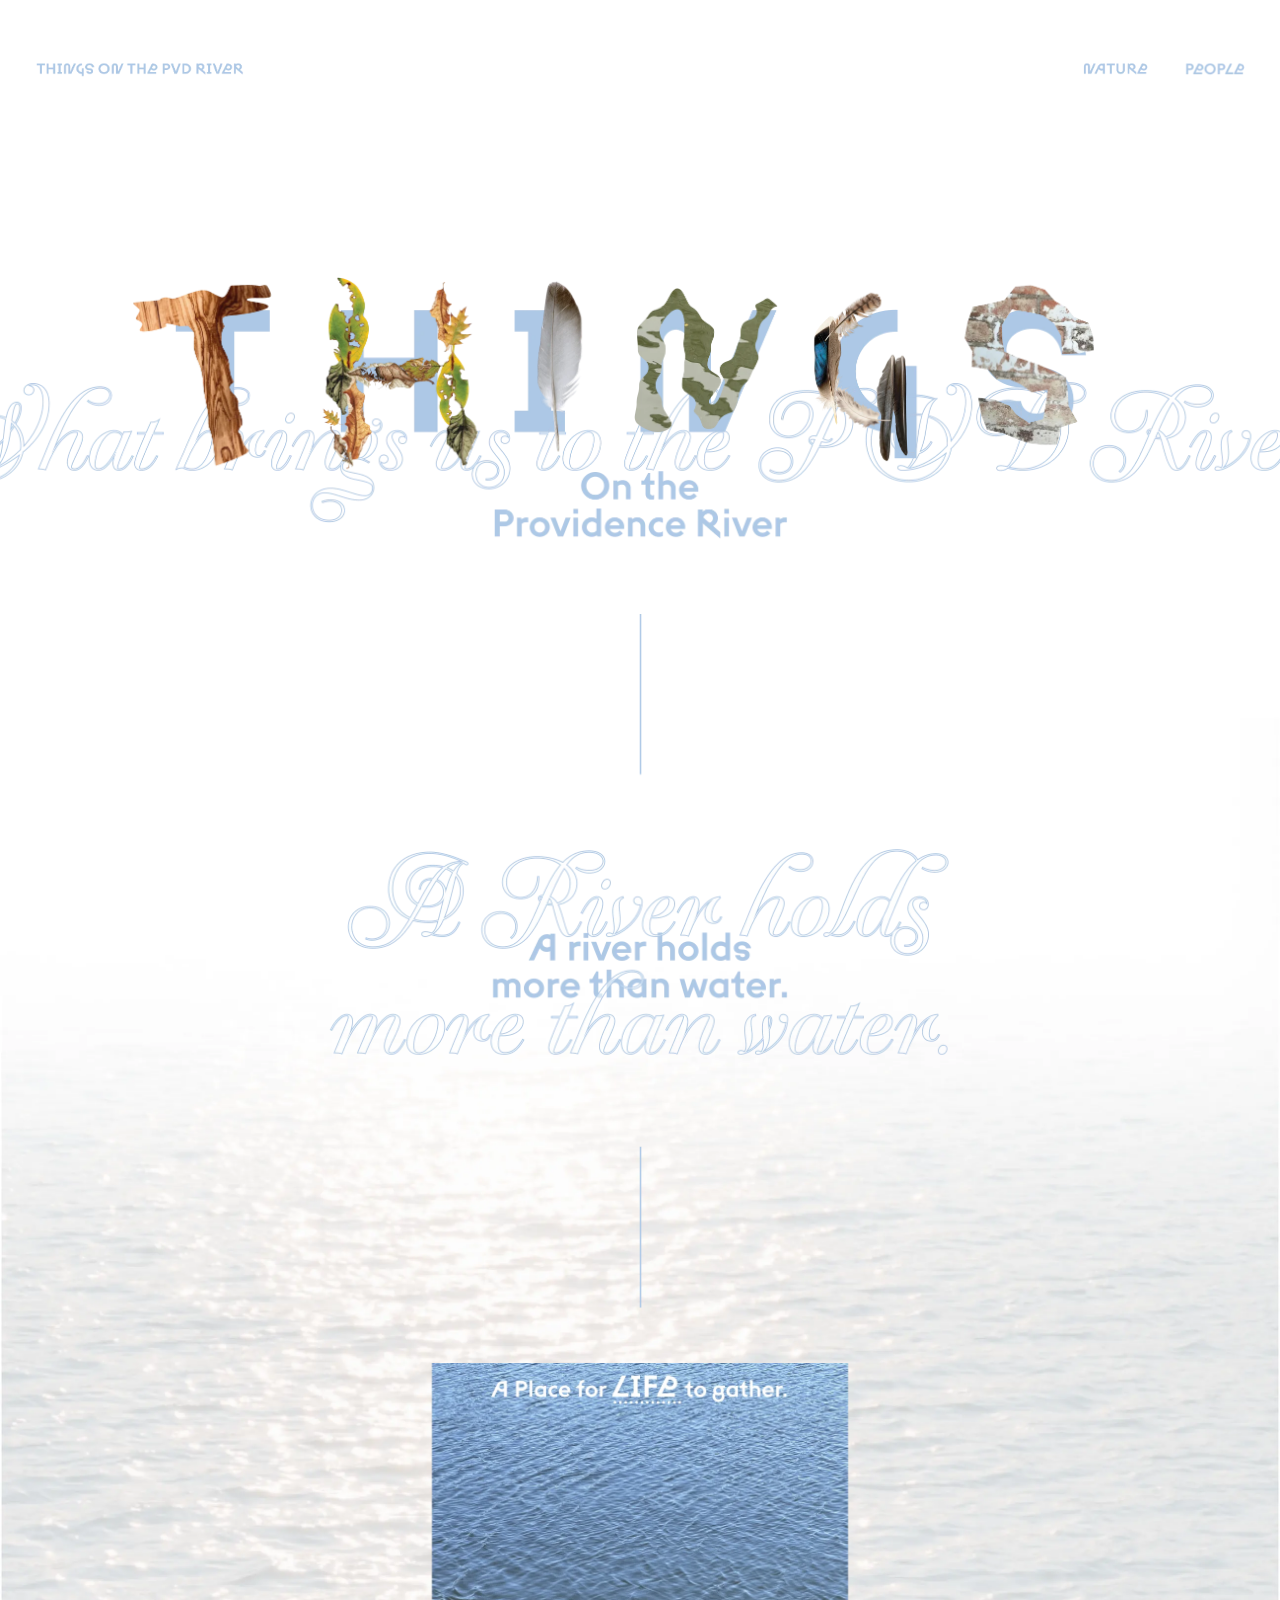
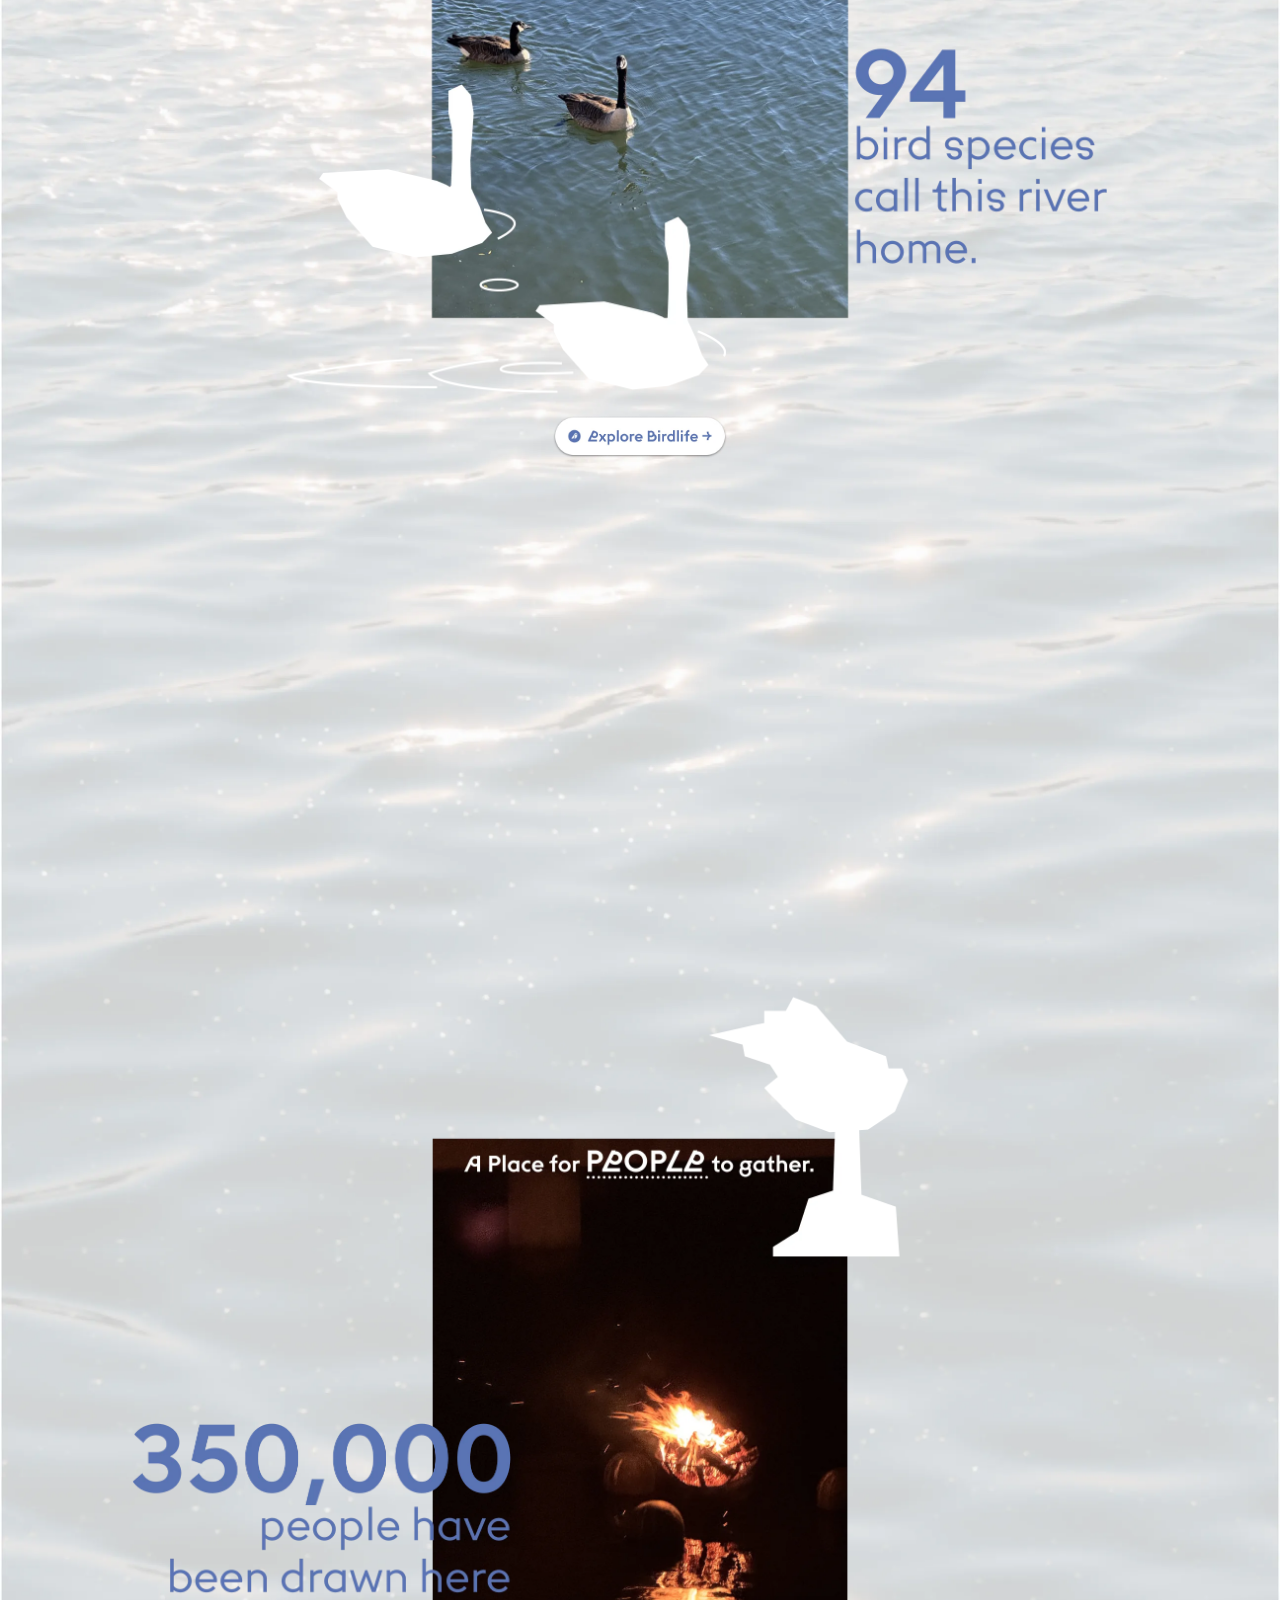
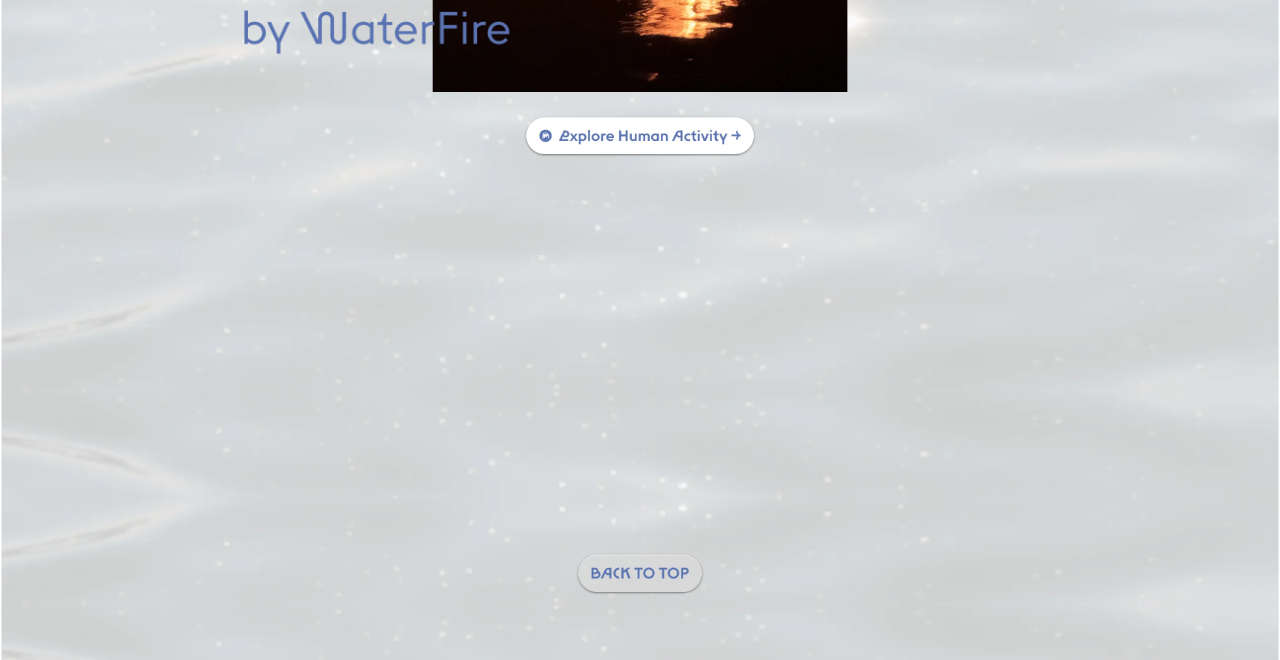
<file: index.html>
<!DOCTYPE html>
<html lang="en">
<head>
<meta charset="utf-8">
<meta name="viewport" content="width=device-width, initial-scale=1, minimum-scale=1">
<title>Things on the PVD River</title>
<meta name="description" content="Things on the PVD River — birds, people and the Providence River.">
<script>try{if(sessionStorage.getItem('pvd-tr')){sessionStorage.removeItem('pvd-tr');document.documentElement.classList.add('tr-pending');}}catch(e){}</script>
<link rel="stylesheet" href="assets/site.css">
</head>
<body>
<main class="stage landing" style="height:5211px">
<img class="base" src="assets/landing/bg-a.webp" width="1728" height="5211" alt="Things on the Providence River">
<img class="base only-b" src="assets/landing/bg-b.webp" width="1728" height="5211" alt="">
<div class="sm" style="left:236.8px;top:415.2px;width:1231px;height:205px;--tb:translate(0px,0px) scale(1.00000,1.00000)"><img class="sa" src="assets/landing/a-143_1299.webp" alt=""><img class="sb" src="assets/landing/b-197_77.webp" alt=""></div>
<div class="sm" style="left:-1px;top:514.8px;width:1730px;height:192px;--tb:translate(0px,0px) scale(1.00000,1.00000)"><img class="sa" src="assets/landing/a-143_1300.webp" alt=""><img class="sb" src="assets/landing/b-197_78.webp" alt=""></div>
<div class="sm" style="left:667.1px;top:636.1px;width:397px;height:93px;--tb:translate(0px,0px) scale(1.00000,1.00000)"><img class="sa" src="assets/landing/a-143_1301.webp" alt=""><img class="sb" src="assets/landing/b-197_79.webp" alt=""></div>
<img class="abs only-b" src="assets/landing/b-197_80.webp" alt="" style="left:664.1px;top:1258.5px;width:399px;height:90px">
<div class="sm" style="left:405px;top:372px;width:250px;height:276px;--tb:translate(-33px,13px) scale(1.17200,0.99638)"><img class="sa" src="assets/landing/a-143_1308.webp" alt=""><img class="sb" src="assets/landing/b-197_81.webp" alt=""></div>
<div class="sm" style="left:653px;top:372px;width:217px;height:258px;--tb:translate(-32.9px,-25.9px) scale(1.30415,1.20155)"><img class="sa" src="assets/landing/a-143_1331.webp" alt=""><img class="sb" src="assets/landing/b-197_104.webp" alt=""></div>
<div class="sm" style="left:178px;top:372px;width:230px;height:271px;--tb:translate(-36px,26px) scale(1.22609,1.02583)"><img class="sa" src="assets/landing/a-166_76.webp" alt=""><img class="sb" src="assets/landing/b-197_107.webp" alt=""></div>
<div class="sm" style="left:1042px;top:369.7px;width:232px;height:257px;--tb:translate(-36.1px,-31.1px) scale(1.31034,1.24125)"><img class="sa" src="assets/landing/a-143_1334.webp" alt=""><img class="sb" src="assets/landing/b-197_112.webp" alt=""></div>
<div class="sm" style="left:1243.1px;top:407.1px;width:229px;height:213px;--tb:translate(0px,0px) scale(1.00000,1.00000)"><img class="sa" src="assets/landing/a-143_1349.webp" alt=""><img class="sb" src="assets/landing/b-197_121.webp" alt=""></div>
<img class="abs only-a" src="assets/landing/a-239_5103.webp" alt="" style="left:40px;top:1146.2px;width:1647px;height:368px">
<img class="abs only-b" src="assets/landing/b-197_122.webp" alt="" style="left:443.9px;top:1145.2px;width:837px;height:280px">
<div class="sm" style="left:862px;top:828px;width:4px;height:219px;--tb:translate(0px,0px) scale(1.00000,1.00000)"><img class="sa" src="assets/landing/a-239_5104.webp" alt=""><img class="sb" src="assets/landing/b-239_5145.webp" alt=""></div>
<div class="sm" style="left:862px;top:1547px;width:4px;height:219px;--tb:translate(0px,0px) scale(1.00000,1.00000)"><img class="sa" src="assets/landing/a-239_5136.webp" alt=""><img class="sb" src="assets/landing/b-239_5144.webp" alt=""></div>
<div class="sm" style="left:1257.3px;top:354.4px;width:296px;height:298px;--tb:translate(-43.8px,-43.1px) scale(1.29392,1.28859)"><img class="sa" src="assets/landing/a-166_70.webp" alt=""><img class="sb" src="assets/landing/b-197_171.webp" alt=""></div>
<div class="sm" style="left:856px;top:389px;width:194px;height:196px;--tb:translate(-14.5px,-19.3px) scale(1.20103,1.19898)"><img class="sa" src="assets/landing/a-342_23781.webp" alt=""><img class="sb" src="assets/landing/b-342_23787.webp" alt=""></div>
<img class="abs only-a" src="assets/landing/static-a.webp" alt="" style="left:229.3px;top:1840px;width:1265.3px;height:2604px">
<img class="abs only-b" src="assets/landing/static-b.webp" alt="" style="left:229.3px;top:1840px;width:1265.3px;height:2604px">
<div class="sm" style="left:177.9px;top:4080.6px;width:513px;height:114px;--tb:translate(12px,2px) scale(1.00000,1.00000)"><img class="sa" src="assets/landing/a-143_1364.webp" alt=""><img class="sb" src="assets/landing/b-197_136.webp" alt=""></div>
<div class="hot" data-swap data-ease="bouncy" data-dur="958" style="left:115px;top:366px;width:1471px;height:278px"></div>
<div class="hot" data-swap data-ease="out" data-dur="300" style="left:583px;top:1840px;width:562px;height:749px"></div>
<div class="hot" data-swap data-ease="out" data-dur="300" style="left:584px;top:3697px;width:560px;height:747px"></div>
<a class="hot only-a-hit" href="#" data-scroll="408" aria-label="A river holds more than water" style="left:358px;top:1148px;width:1012px;height:365px"></a>
<a class="hov nav-fixed" style="left:46px;top:78px;width:303px;height:32px" aria-label="Things on the PVD River — home" href="index.html"><img class="a" src="assets/ui/things-a.webp" alt=""><img class="b" src="assets/ui/things-b.webp" alt=""></a>
<a class="hov nav-fixed" style="left:1250px;top:78px;width:303px;height:32px" aria-label="Nature — birdlife" href="birds.html"><img class="a" src="assets/ui/nature-a.webp" alt=""><img class="b" src="assets/ui/nature-b.webp" alt=""></a>
<a class="hov nav-fixed" style="left:1583px;top:78px;width:103px;height:49px" aria-label="People — human activity" href="people.html"><img class="a" src="assets/ui/people-a.webp" alt=""><img class="b" src="assets/ui/people-b.webp" alt=""></a>
<a class="hov btn" style="left:742px;top:2718px;width:243px;height:64px" aria-label="Explore Birdlife" href="birds.html"><img class="a" src="assets/ui/btn-birdlife-a.webp" alt=""><img class="b" src="assets/ui/btn-birdlife-b.webp" alt=""></a>
<a class="hov btn" style="left:704px;top:4472px;width:320px;height:64px" aria-label="Explore Human Activity" href="people.html"><img class="a" src="assets/ui/btn-human-a.webp" alt=""><img class="b" src="assets/ui/btn-human-b.webp" alt=""></a>
<a class="hov btn" style="left:774px;top:5063px;width:180px;height:64px" aria-label="Back to top" href="#" data-scroll="0"><img class="a" src="assets/ui/btn-top-a.webp" alt=""><img class="b" src="assets/ui/btn-top-b.webp" alt=""></a>
</main>
<script src="assets/site.js"></script>
</body>
</html>
</file>
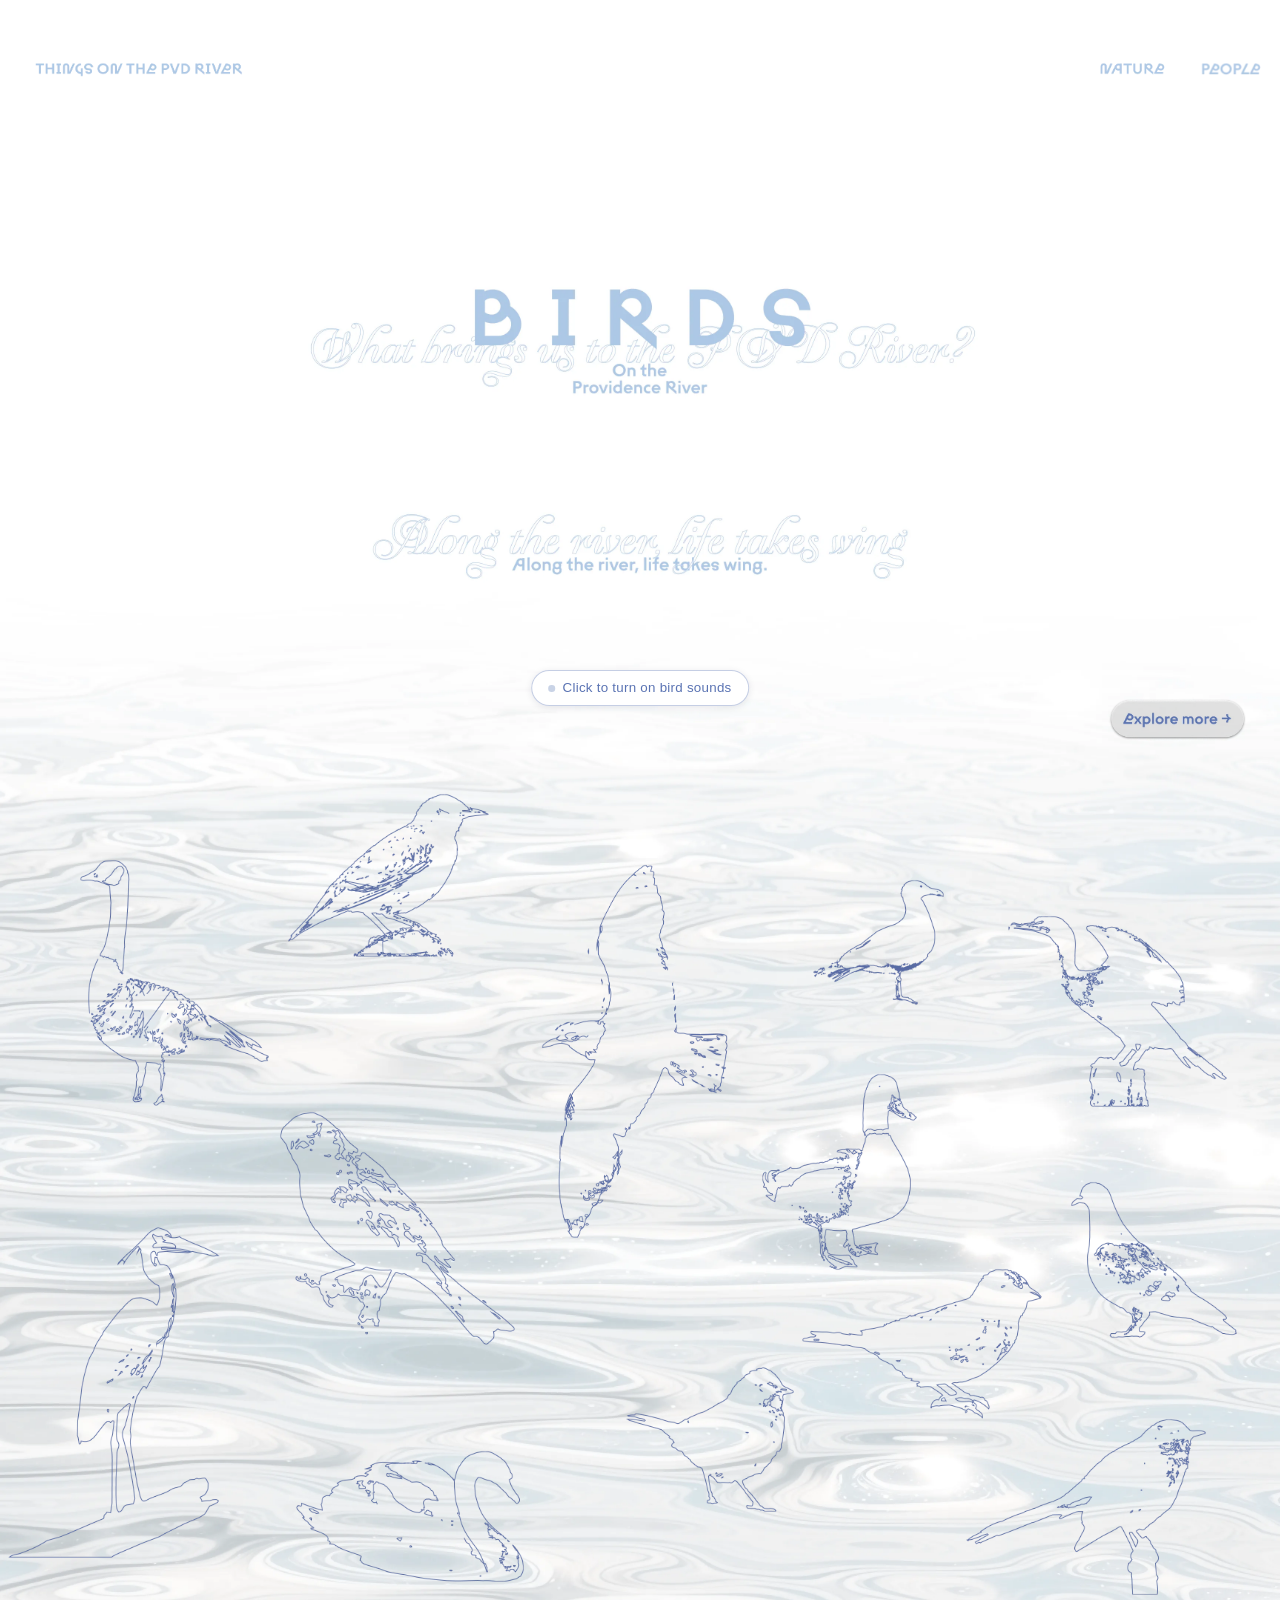
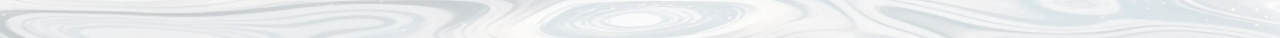
<file: birds.html>
<!DOCTYPE html>
<html lang="en">
<head>
<meta charset="utf-8">
<meta name="viewport" content="width=device-width, initial-scale=1, minimum-scale=1">
<title>Birds — Things on the PVD River</title>
<meta name="description" content="Things on the PVD River — birds, people and the Providence River.">
<script>try{if(sessionStorage.getItem('pvd-tr')){sessionStorage.removeItem('pvd-tr');document.documentElement.classList.add('tr-pending');}}catch(e){}</script>
<link rel="stylesheet" href="assets/site.css">
</head>
<body>
<main class="stage birds" style="height:2211px">
<img class="base" src="assets/pages/birds.webp" width="1728" height="2211" alt="Birds on the Providence River">
<div class="bird" data-bird="great-blue-heron" role="button" tabindex="0" aria-label="Great Blue Heron" style="left:9px;top:1655px;width:289px;height:449.5px"><img class="a" src="assets/birds/great-blue-heron-a.webp" alt="" style="left:0px;top:0px;width:289px;height:449.5px"><img class="b" src="assets/birds/great-blue-heron-b.webp" alt="" style="left:0px;top:0px;width:289px;height:449.5px"></div>
<div class="bird" data-bird="ring-billed-gull" role="button" tabindex="0" aria-label="Ring-billed Gull" style="left:662px;top:1147px;width:391.5px;height:556px"><img class="a" src="assets/birds/ring-billed-gull-a.webp" alt="" style="left:0px;top:0px;width:391.5px;height:556px"><img class="b" src="assets/birds/ring-billed-gull-b.webp" alt="" style="left:0px;top:0px;width:391.5px;height:556px"></div>
<div class="bird" data-bird="herring-gull" role="button" tabindex="0" aria-label="American Herring Gull" style="left:1096px;top:1186px;width:180px;height:172px"><img class="a" src="assets/birds/herring-gull-a.webp" alt="" style="left:0px;top:0px;width:180px;height:172px"><img class="b" src="assets/birds/herring-gull-b.webp" alt="" style="left:0px;top:0px;width:180px;height:172px"></div>
<div class="bird" data-bird="european-starling" role="button" tabindex="0" aria-label="European Starling" style="left:387px;top:1071px;width:274px;height:222px"><img class="a" src="assets/birds/european-starling-a.webp" alt="" style="left:0px;top:0px;width:274px;height:222px"><img class="b" src="assets/birds/european-starling-b.webp" alt="" style="left:0px;top:0px;width:274px;height:222px"></div>
<div class="bird" data-bird="mute-swan" role="button" tabindex="0" aria-label="Mute Swan" style="left:398px;top:1958px;width:319px;height:193px"><img class="a" src="assets/birds/mute-swan-a.webp" alt="" style="left:0px;top:0px;width:311px;height:179px"><img class="b" src="assets/birds/mute-swan-b.webp" alt="" style="left:0px;top:0px;width:319px;height:193px"></div>
<div class="bird" data-bird="northern-mockingbird" role="button" tabindex="0" aria-label="Northern Mockingbird" style="left:1303px;top:1914px;width:326px;height:241px"><img class="a" src="assets/birds/northern-mockingbird-a.webp" alt="" style="left:0px;top:0px;width:326px;height:241px"><img class="b" src="assets/birds/northern-mockingbird-b.webp" alt="" style="left:0px;top:0px;width:326px;height:241px"></div>
<div class="bird" data-bird="double-crested-cormorant" role="button" tabindex="0" aria-label="Double-crested Cormorant" style="left:1360px;top:1235px;width:298px;height:261px"><img class="a" src="assets/birds/double-crested-cormorant-a.webp" alt="" style="left:0px;top:0px;width:298px;height:261px"><img class="b" src="assets/birds/double-crested-cormorant-b.webp" alt="" style="left:0px;top:0px;width:298px;height:261px"></div>
<div class="bird" data-bird="swamp-sparrow" role="button" tabindex="0" aria-label="Swamp Sparrow" style="left:844px;top:1844px;width:229px;height:198px"><img class="a" src="assets/birds/swamp-sparrow-a.webp" alt="" style="left:0px;top:0px;width:229px;height:198px"><img class="b" src="assets/birds/swamp-sparrow-b.webp" alt="" style="left:0px;top:0px;width:229px;height:198px"></div>
<div class="bird" data-bird="canada-goose" role="button" tabindex="0" aria-label="Canada Goose" style="left:106px;top:1159px;width:258px;height:336px"><img class="a" src="assets/birds/canada-goose-a.webp" alt="" style="left:0px;top:0px;width:258px;height:336px"><img class="b" src="assets/birds/canada-goose-b.webp" alt="" style="left:0px;top:0px;width:258px;height:336px"></div>
<div class="bird" data-bird="house-finch" role="button" tabindex="0" aria-label="House Finch" style="left:377px;top:1500px;width:320px;height:317px"><img class="a" src="assets/birds/house-finch-a.webp" alt="" style="left:0px;top:0px;width:320px;height:317px"><img class="b" src="assets/birds/house-finch-b.webp" alt="" style="left:0px;top:0px;width:320px;height:317px"></div>
<div class="bird" data-bird="mallard" role="button" tabindex="0" aria-label="Mallard" style="left:1027px;top:1449px;width:212px;height:267px"><img class="a" src="assets/birds/mallard-a.webp" alt="" style="left:0px;top:0px;width:212px;height:267px"><img class="b" src="assets/birds/mallard-b.webp" alt="" style="left:0px;top:0px;width:212px;height:267px"></div>
<div class="bird" data-bird="house-sparrow" role="button" tabindex="0" aria-label="House Sparrow" style="left:1081px;top:1712px;width:327px;height:205px"><img class="a" src="assets/birds/house-sparrow-a.webp" alt="" style="left:0px;top:0px;width:327px;height:205px"><img class="b" src="assets/birds/house-sparrow-b.webp" alt="" style="left:0px;top:0px;width:327px;height:205px"></div>
<div class="bird" data-bird="rock-pigeon" role="button" tabindex="0" aria-label="Rock Pigeon" style="left:1444px;top:1594px;width:227px;height:214px"><img class="a" src="assets/birds/rock-pigeon-a.webp" alt="" style="left:0px;top:0px;width:227px;height:214px"><img class="b" src="assets/birds/rock-pigeon-b.webp" alt="" style="left:0px;top:0px;width:227px;height:214px"></div>
<a class="hov nav-fixed" style="left:45px;top:78px;width:303px;height:32px" aria-label="Things on the PVD River — home" href="index.html#after"><img class="a" src="assets/ui/things-a.webp" alt=""><img class="b" src="assets/ui/things-b.webp" alt=""></a>
<a class="hov nav-fixed" style="left:1272px;top:78px;width:303px;height:32px" aria-label="Nature — birdlife" href="birds.html"><img class="a" src="assets/ui/nature-a.webp" alt=""><img class="b" src="assets/ui/nature-b.webp" alt=""></a>
<a class="hov nav-fixed" style="left:1605px;top:78px;width:103px;height:49px" aria-label="People — human activity" href="people.html"><img class="a" src="assets/ui/people-a.webp" alt=""><img class="b" src="assets/ui/people-b.webp" alt=""></a>
<a class="hov btn fixed-btn" style="left:1492.5px;top:939px;width:193px;height:64px" aria-label="Explore more" href="frequency.html"><img class="a" src="assets/ui/btn-more-a.webp" alt=""><img class="b" src="assets/ui/btn-more-b.webp" alt=""></a>
<button class="sound-toggle" type="button" aria-pressed="false"><span class="dot"></span><span class="label">Click to turn on bird sounds</span></button>
</main>
<script src="assets/site.js"></script>
</body>
</html>
</file>
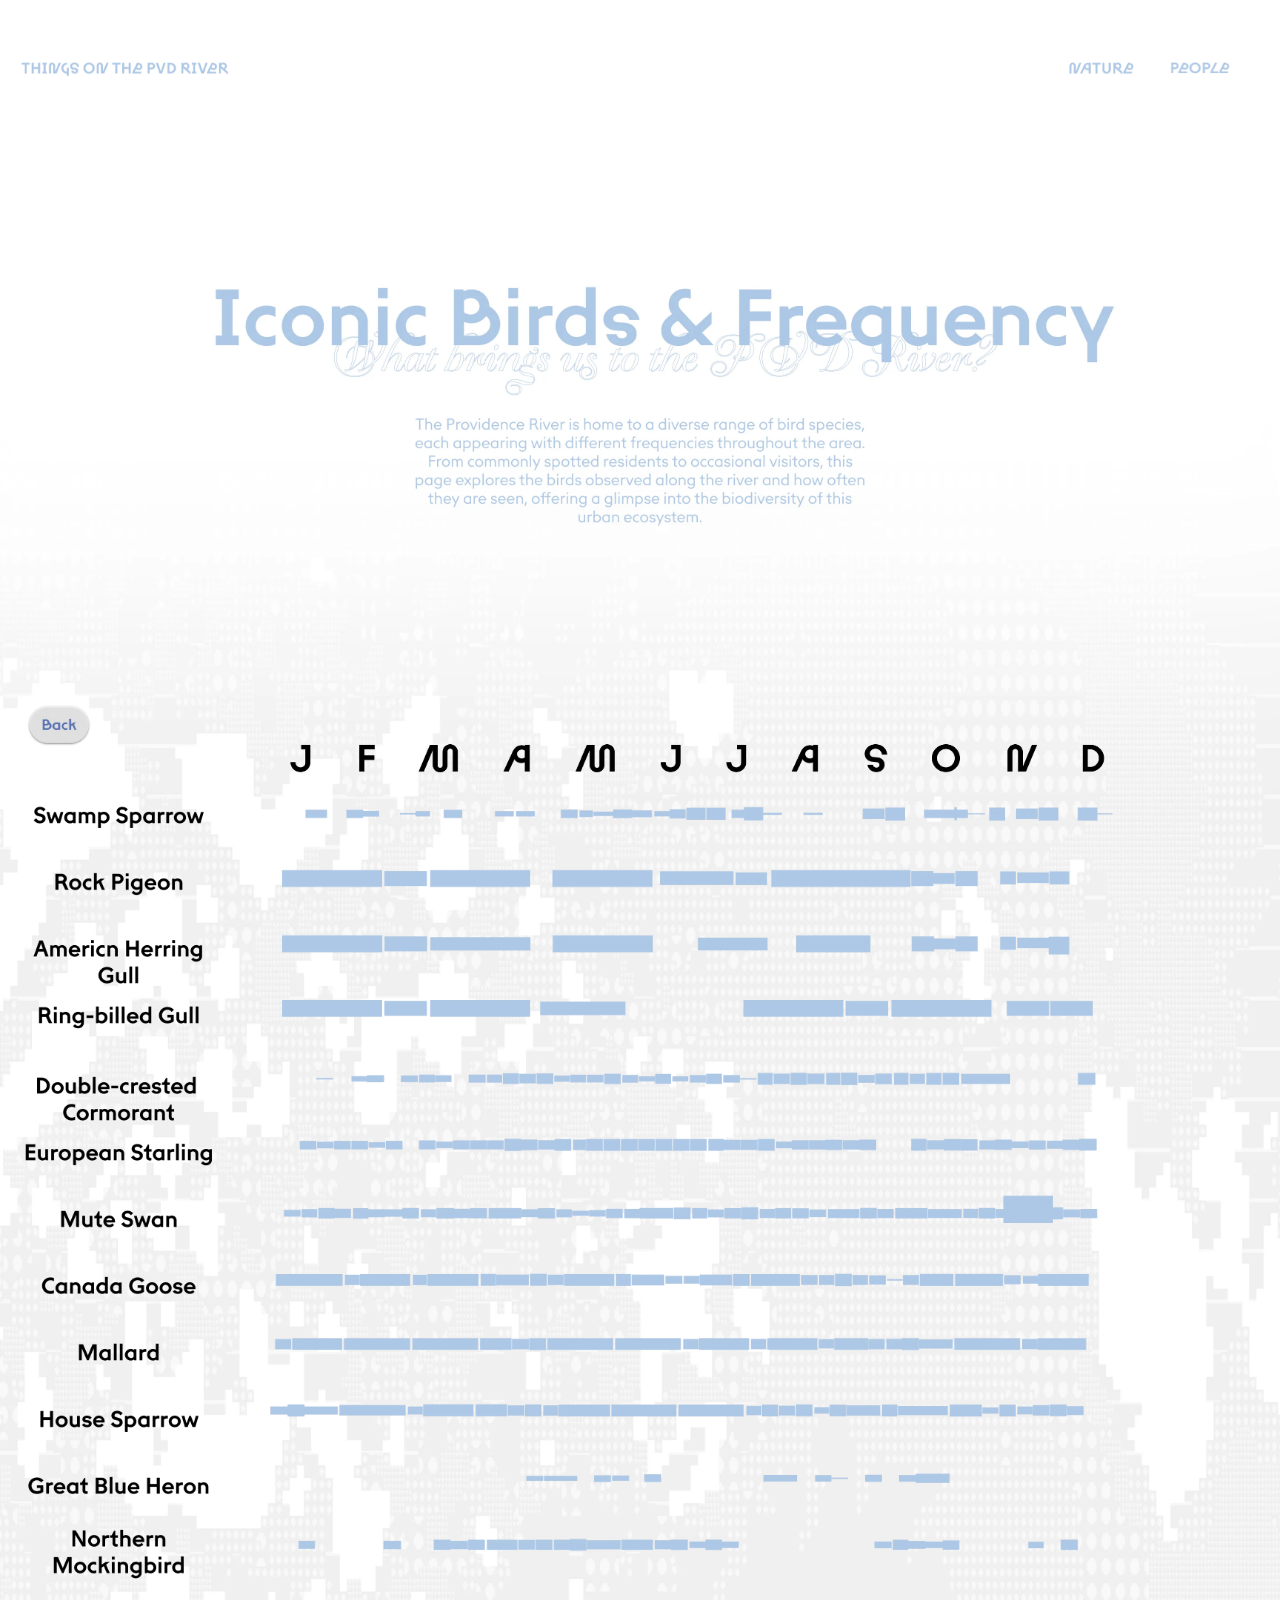
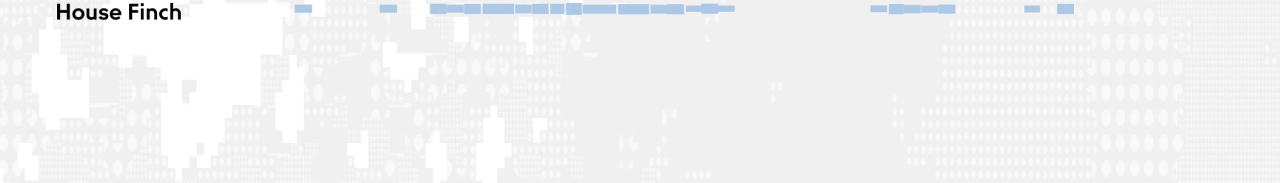
<file: frequency.html>
<!DOCTYPE html>
<html lang="en">
<head>
<meta charset="utf-8">
<meta name="viewport" content="width=device-width, initial-scale=1, minimum-scale=1">
<title>Iconic Birds & Frequency — Things on the PVD River</title>
<meta name="description" content="Things on the PVD River — birds, people and the Providence River.">
<script>try{if(sessionStorage.getItem('pvd-tr')){sessionStorage.removeItem('pvd-tr');document.documentElement.classList.add('tr-pending');}}catch(e){}</script>
<link rel="stylesheet" href="assets/site.css">
</head>
<body>
<main class="stage freq" style="height:2407px">
<img class="base" src="assets/pages/frequency.webp" width="1728" height="2407" alt="Iconic birds and frequency">
<img class="photo" data-row="0" src="assets/photos/swamp-sparrow.webp" alt="">
<img class="photo" data-row="1" src="assets/photos/rock-pigeon.webp" alt="">
<img class="photo" data-row="2" src="assets/photos/herring-gull.webp" alt="">
<img class="photo" data-row="3" src="assets/photos/ring-billed-gull.webp" alt="">
<img class="photo" data-row="4" src="assets/photos/double-crested-cormorant.webp" alt="">
<img class="photo" data-row="5" src="assets/photos/european-starling.webp" alt="">
<img class="photo" data-row="6" src="assets/photos/mute-swan.webp" alt="">
<img class="photo" data-row="7" src="assets/photos/canada-goose.webp" alt="">
<img class="photo" data-row="8" src="assets/photos/mallard.webp" alt="">
<img class="photo" data-row="9" src="assets/photos/house-sparrow.webp" alt="">
<img class="photo" data-row="10" src="assets/photos/great-blue-heron.webp" alt="">
<img class="photo" data-row="11" src="assets/photos/northern-mockingbird.webp" alt="">
<img class="photo" data-row="12" src="assets/photos/house-finch.webp" alt="">
<img class="abs" src="assets/freq/fg-default.webp" alt="" style="left:0px;top:1068px;width:1515px;height:1162px">
<img class="abs ov" data-row="0" src="assets/freq/bars-0-b.webp" alt="" style="left:360px;top:1055px;width:1155px;height:90px">
<img class="abs ov" data-row="0" src="assets/freq/name-0-b.webp" alt="" style="left:0px;top:1083px;width:340px;height:41px">
<img class="abs ov" data-row="1" src="assets/freq/bars-1-b.webp" alt="" style="left:360px;top:1145px;width:1155px;height:87.5px">
<img class="abs ov" data-row="1" src="assets/freq/name-1-b.webp" alt="" style="left:0px;top:1172.5px;width:340px;height:42px">
<img class="abs ov" data-row="2" src="assets/freq/bars-2-b.webp" alt="" style="left:360px;top:1232.5px;width:1155px;height:85px">
<img class="abs ov" data-row="2" src="assets/freq/name-2-b.webp" alt="" style="left:0px;top:1263px;width:340px;height:71px">
<img class="abs ov" data-row="3" src="assets/freq/bars-3-b.webp" alt="" style="left:360px;top:1317.5px;width:1155px;height:92.5px">
<img class="abs ov" data-row="3" src="assets/freq/name-3-b.webp" alt="" style="left:0px;top:1352.5px;width:340px;height:42px">
<img class="abs ov" data-row="4" src="assets/freq/bars-4-b.webp" alt="" style="left:360px;top:1410px;width:1155px;height:95px">
<img class="abs ov" data-row="4" src="assets/freq/name-4-b.webp" alt="" style="left:0px;top:1447.5px;width:340px;height:71.5px">
<img class="abs ov" data-row="5" src="assets/freq/bars-5-b.webp" alt="" style="left:360px;top:1505px;width:1155px;height:87.5px">
<img class="abs ov" data-row="5" src="assets/freq/name-5-b.webp" alt="" style="left:0px;top:1537.5px;width:340px;height:42px">
<img class="abs ov" data-row="6" src="assets/freq/bars-6-b.webp" alt="" style="left:360px;top:1592.5px;width:1155px;height:90px">
<img class="abs ov" data-row="6" src="assets/freq/name-6-b.webp" alt="" style="left:0px;top:1628px;width:340px;height:35px">
<img class="abs ov" data-row="7" src="assets/freq/bars-7-b.webp" alt="" style="left:360px;top:1682.5px;width:1155px;height:87.5px">
<img class="abs ov" data-row="7" src="assets/freq/name-7-b.webp" alt="" style="left:0px;top:1717.5px;width:340px;height:35.5px">
<img class="abs ov" data-row="8" src="assets/freq/bars-8-b.webp" alt="" style="left:360px;top:1770px;width:1155px;height:85px">
<img class="abs ov" data-row="8" src="assets/freq/name-8-b.webp" alt="" style="left:0px;top:1807.5px;width:340px;height:35.5px">
<img class="abs ov" data-row="9" src="assets/freq/bars-9-b.webp" alt="" style="left:360px;top:1855px;width:1155px;height:95px">
<img class="abs ov" data-row="9" src="assets/freq/name-9-b.webp" alt="" style="left:0px;top:1898px;width:340px;height:41px">
<img class="abs ov" data-row="10" src="assets/freq/bars-10-b.webp" alt="" style="left:360px;top:1950px;width:1155px;height:95px">
<img class="abs ov" data-row="10" src="assets/freq/name-10-b.webp" alt="" style="left:0px;top:1987.5px;width:340px;height:35.5px">
<img class="abs ov" data-row="11" src="assets/freq/bars-11-b.webp" alt="" style="left:360px;top:2045px;width:1155px;height:85px">
<img class="abs ov" data-row="11" src="assets/freq/name-11-b.webp" alt="" style="left:0px;top:2059px;width:340px;height:77.5px">
<img class="abs ov" data-row="12" src="assets/freq/bars-12-b.webp" alt="" style="left:360px;top:2130px;width:1155px;height:85px">
<img class="abs ov" data-row="12" src="assets/freq/name-12-b.webp" alt="" style="left:0px;top:2157.5px;width:340px;height:35.5px">
<div class="months-track"><img src="assets/freq/months.webp" alt="J F M A M J J A S O N D"></div>
<div class="abs rows-area" style="left:0px;top:1055px;width:1520px;height:1160px">
  <div class="row-hit" data-hit="0" style="left:0px;top:0px;width:1520px;height:90px"></div>
  <div class="row-hit" data-hit="1" style="left:0px;top:90px;width:1520px;height:87.5px"></div>
  <div class="row-hit" data-hit="2" style="left:0px;top:177.5px;width:1520px;height:85px"></div>
  <div class="row-hit" data-hit="3" style="left:0px;top:262.5px;width:1520px;height:92.5px"></div>
  <div class="row-hit" data-hit="4" style="left:0px;top:355px;width:1520px;height:95px"></div>
  <div class="row-hit" data-hit="5" style="left:0px;top:450px;width:1520px;height:87.5px"></div>
  <div class="row-hit" data-hit="6" style="left:0px;top:537.5px;width:1520px;height:90px"></div>
  <div class="row-hit" data-hit="7" style="left:0px;top:627.5px;width:1520px;height:87.5px"></div>
  <div class="row-hit" data-hit="8" style="left:0px;top:715px;width:1520px;height:85px"></div>
  <div class="row-hit" data-hit="9" style="left:0px;top:800px;width:1520px;height:95px"></div>
  <div class="row-hit" data-hit="10" style="left:0px;top:895px;width:1520px;height:95px"></div>
  <div class="row-hit" data-hit="11" style="left:0px;top:990px;width:1520px;height:85px"></div>
  <div class="row-hit" data-hit="12" style="left:0px;top:1075px;width:1520px;height:85px"></div>
</div>
<a class="hov nav-fixed" style="left:26px;top:77px;width:303px;height:32px" aria-label="Things on the PVD River — home" href="index.html"><img class="a" src="assets/ui/things-a.webp" alt=""><img class="b" src="assets/ui/things-b.webp" alt=""></a>
<a class="hov nav-fixed" style="left:1230px;top:77px;width:303px;height:32px" aria-label="Nature — birdlife" href="birds.html"><img class="a" src="assets/ui/nature-a.webp" alt=""><img class="b" src="assets/ui/nature-b.webp" alt=""></a>
<a class="hov nav-fixed" style="left:1563px;top:77px;width:103px;height:49px" aria-label="People — human activity" href="people.html"><img class="a" src="assets/ui/people-a.webp" alt=""><img class="b" src="assets/ui/people-b.webp" alt=""></a>
<a class="hov btn" style="left:26px;top:947.5px;width:108px;height:64px" aria-label="Back" href="birds.html"><img class="a" src="assets/ui/btn-back-a.webp" alt=""><img class="b" src="assets/ui/btn-back-b.webp" alt=""></a>
</main>
<script src="assets/site.js"></script>
</body>
</html>
</file>
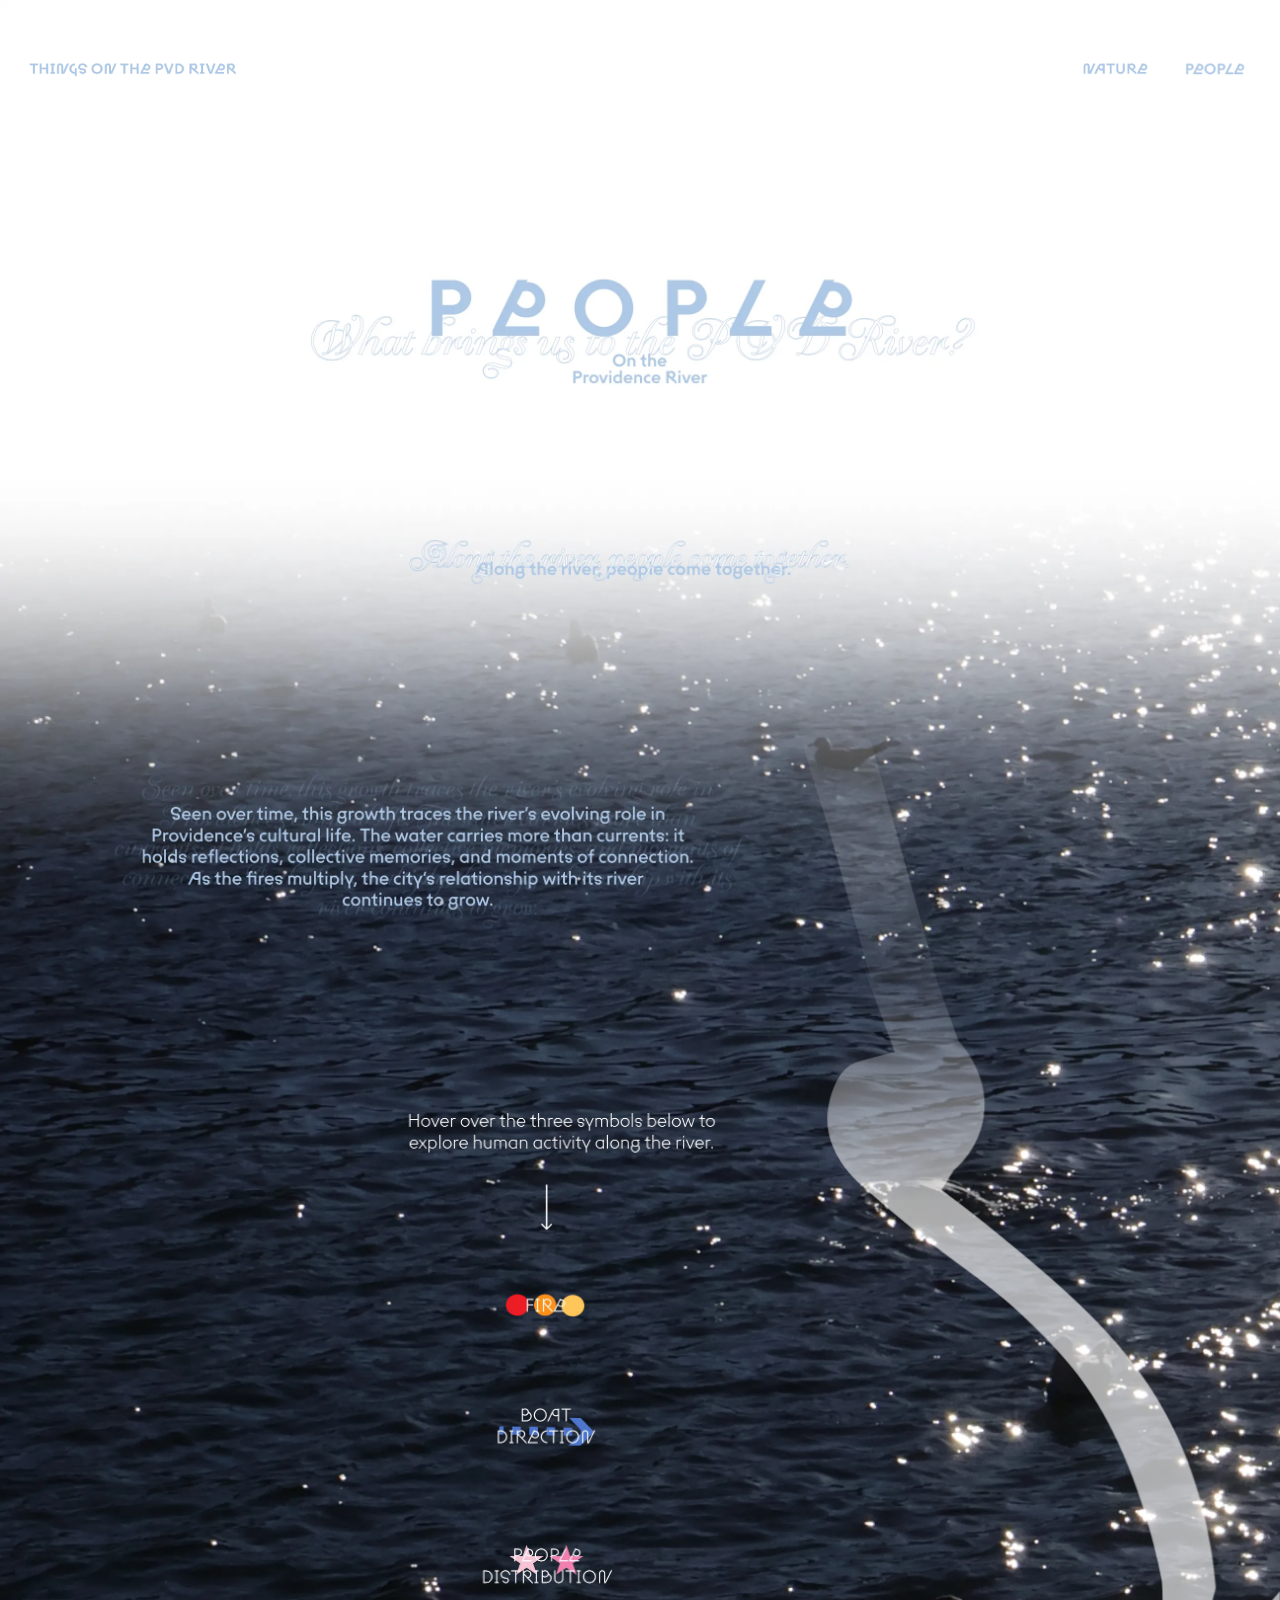
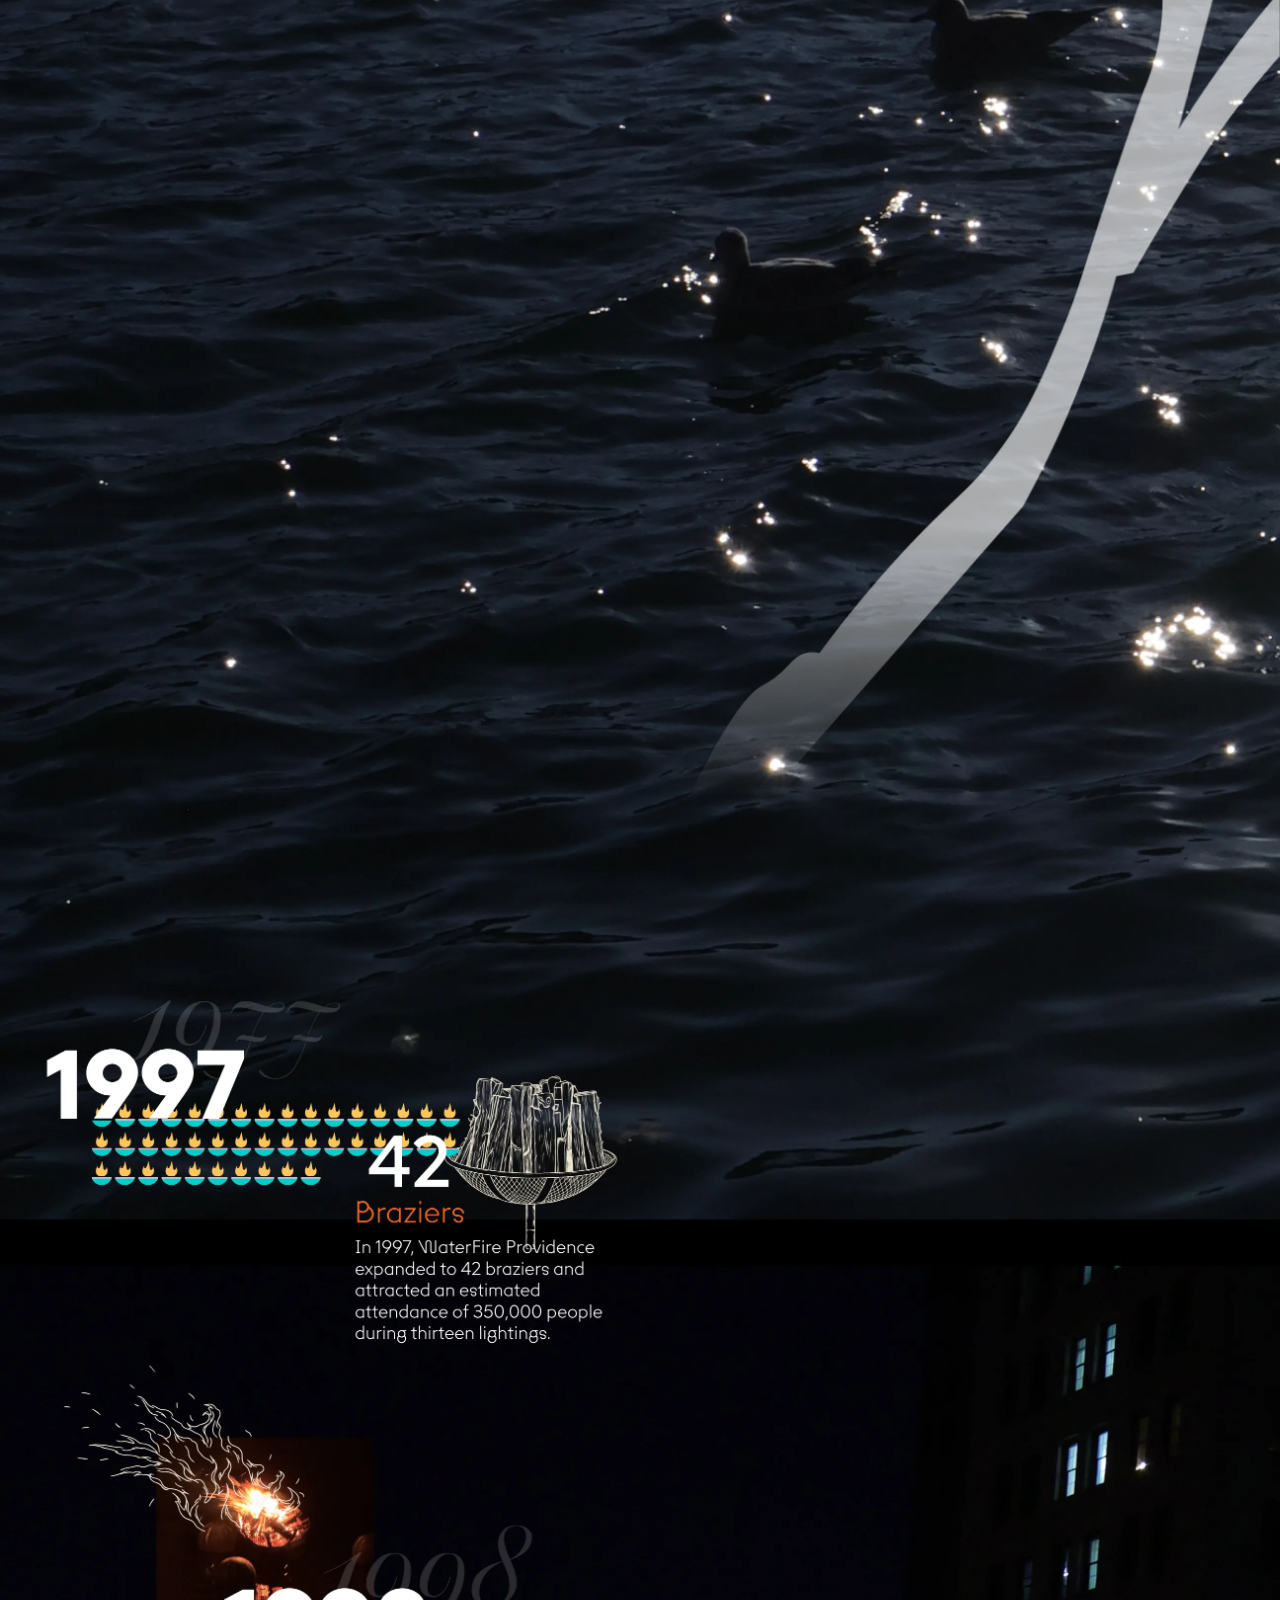
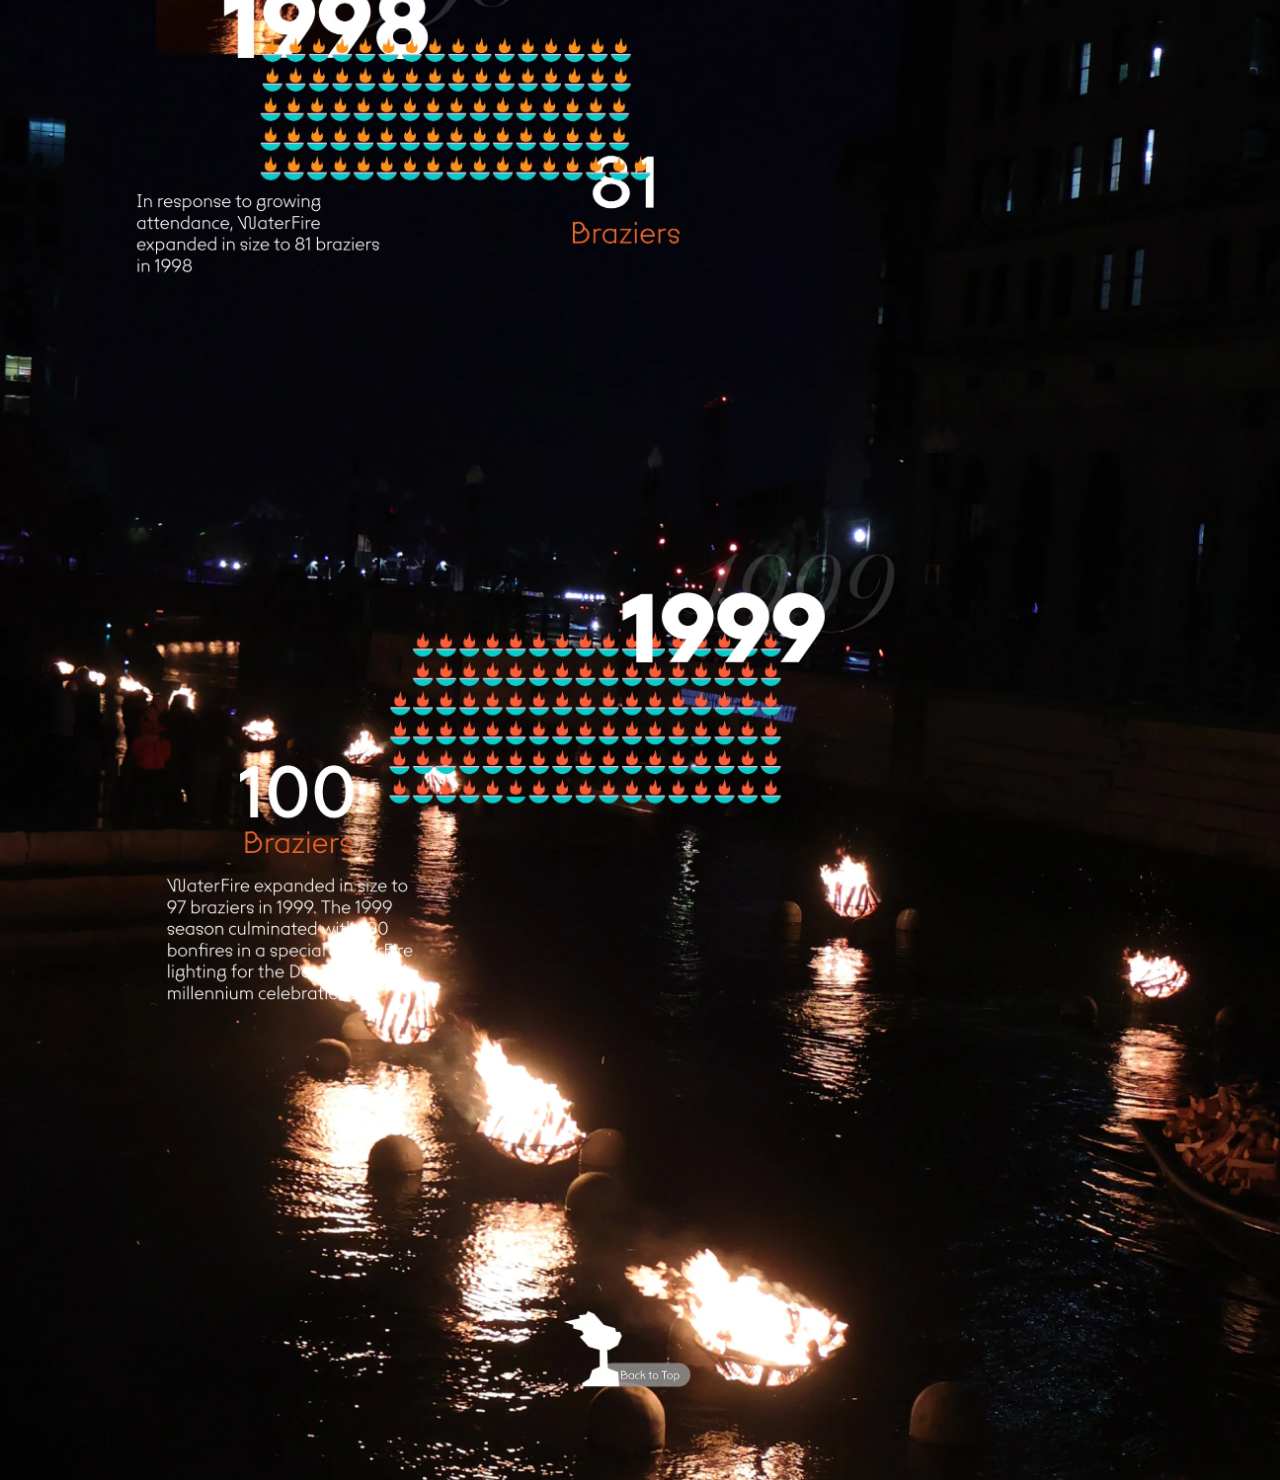
<file: people.html>
<!DOCTYPE html>
<html lang="en">
<head>
<meta charset="utf-8">
<meta name="viewport" content="width=device-width, initial-scale=1, minimum-scale=1">
<title>People — Things on the PVD River</title>
<meta name="description" content="Things on the PVD River — birds, people and the Providence River.">
<script>try{if(sessionStorage.getItem('pvd-tr')){sessionStorage.removeItem('pvd-tr');document.documentElement.classList.add('tr-pending');}}catch(e){}</script>
<link rel="stylesheet" href="assets/site.css">
</head>
<body>
<main class="stage people" style="height:6318px">
<img class="base" src="assets/pages/people.webp" width="1728" height="6318" alt="People on the Providence River">
<section class="river-sec" aria-label="Human activity along the river">
  <div class="river-sticky">
    <div class="river-group">
      <div class="river-track">
        <img class="abs" src="assets/people/river-top.webp" alt="" style="left:999px;top:655.5px;width:269px;height:669px">
        <img class="abs" src="assets/people/river.webp" alt="" style="left:925px;top:1296px;width:803px;height:2153px">
        <img class="abs ov" data-band="s1" src="assets/people/s1.webp" alt="" style="left:925px;top:1296px;width:803px;height:2153px">
        <img class="abs ov" data-band="s2" src="assets/people/s2.webp" alt="" style="left:925px;top:1296px;width:803px;height:2153px">
        <img class="abs ov" data-band="s3" src="assets/people/s3.webp" alt="" style="left:925px;top:1296px;width:803px;height:2153px">
      </div>
      <div class="syms" style="left:321px;top:1312px">
        <img class="sym-base" src="assets/people/sym.webp" alt="">
        <img class="ov" data-band="s1" src="assets/people/sym-s1.webp" alt="">
        <img class="ov" data-band="s2" src="assets/people/sym-s2.webp" alt="">
        <img class="ov" data-band="s3" src="assets/people/sym-s3.webp" alt="">
        <div class="hot" data-state="s1" aria-label="Fire" style="left:342px;top:415px;width:146px;height:78px"></div>
        <div class="hot" data-state="s2" aria-label="Boat direction" style="left:321px;top:564px;width:189px;height:95px"></div>
        <div class="hot" data-state="s3" aria-label="People distribution" style="left:306px;top:753px;width:222px;height:86px"></div>
      </div>
    </div>
  </div>
</section>
<a class="hov nav-fixed" style="left:37px;top:78px;width:303px;height:32px" aria-label="Things on the PVD River — home" href="index.html#after"><img class="a" src="assets/ui/things-a.webp" alt=""><img class="b" src="assets/ui/things-b.webp" alt=""></a>
<a class="hov nav-fixed" style="left:1249px;top:78px;width:303px;height:32px" aria-label="Nature — birdlife" href="birds.html"><img class="a" src="assets/ui/nature-a.webp" alt=""><img class="b" src="assets/ui/nature-b.webp" alt=""></a>
<a class="hov nav-fixed" style="left:1583px;top:78px;width:103px;height:49px" aria-label="People — human activity" href="people.html"><img class="a" src="assets/ui/people-a.webp" alt=""><img class="b" src="assets/ui/people-b.webp" alt=""></a>
<a class="hot" href="#" data-scroll="0" aria-label="Back to top" style="left:761px;top:6090px;width:171px;height:102px"></a>
<a class="hov" style="left:824px;top:6164px;width:108px;height:73px" aria-label="Back to top" href="#" data-scroll="0"><img class="a" src="assets/ui/backtop-a.webp" alt=""><img class="b" src="assets/ui/backtop-b.webp" alt=""></a>
</main>
<script src="assets/site.js"></script>
</body>
</html>
</file>
<file: assets/site.css>
:root {
  --blue: #aec8e6;
  --blue-deep: #5a73b3;
  --ink: #1b2236;
  --paper: #ffffff;
}

* { box-sizing: border-box; }

html, body {
  margin: 0;
  padding: 0;
  background: var(--paper);
  color: var(--ink);
  overflow-x: clip;
}

/* The design is 1728px wide; site.js zooms the stage to fit the window. */
.stage {
  position: relative;
  width: 1728px;
  margin: 0;
  overflow: clip;
}

.stage img { display: block; user-select: none; -webkit-user-drag: none; }

.abs { position: absolute; }
.base { position: absolute; left: 0; top: 0; width: 1728px; }

/* hover pair: .a is the default picture, .b the hover picture */
.hov { position: absolute; display: block; cursor: pointer; }
.hov img { position: absolute; inset: 0; width: 100%; height: 100%; transition: opacity .3s cubic-bezier(0, 0, .58, 1); }
/* Figma: buttons = Smart animate 200ms, custom bezier (.2, 0, 0, 1) */
.hov.btn img { transition-duration: .2s; transition-timing-function: cubic-bezier(.2, 0, 0, 1); }
.hov .b { opacity: 0; }
.hov:hover .a, .hov.on .a { opacity: 0; }
.hov:hover .b, .hov.on .b { opacity: 1; }
.hov:focus-visible { outline: 2px solid var(--blue-deep); outline-offset: 4px; border-radius: 6px; }

.hot { position: absolute; display: block; cursor: pointer; }

.fade { transition: opacity .45s ease; }

/* ---------- landing: Figma smart animate between "Landing Page" and "Landing Page_after hover" ---------- */
.landing {
  --bouncy: linear(0.0000, 0.0526, 0.1906, 0.3844, 0.6040, 0.8228, 1.0187, 1.1764, 1.2871, 1.3484, 1.3633, 1.3390, 1.2851, 1.2125, 1.1321, 1.0533, 0.9838, 0.9288, 0.8911, 0.8714, 0.8683, 0.8790, 0.8999, 0.9269, 0.9563, 0.9846, 1.0092, 1.0283, 1.0411, 1.0473, 1.0476, 1.0431, 1.0351, 1.0250, 1.0143, 1.0042, 0.9955, 0.9889, 0.9846, 0.9826, 0.9828, 0.9847, 0.9877, 0.9915, 0.9954, 0.9990, 1.0021, 1.0043, 1.0058, 1.0063, 1.0062, 1.0054, 1.0043, 1.0029, 1.0015, 1.0002, 0.9991, 0.9983, 0.9979, 0.9977, 0.9978, 0.9981, 0.9985, 0.9990, 0.9995, 1.0000, 1.0004, 1.0006, 1.0008, 1.0008, 1.0000);
  --d: 300ms;
  --e: cubic-bezier(0, 0, .58, 1);
}
.landing.ease-bouncy { --d: 958ms; --e: var(--bouncy); }
.landing .sm { position: absolute; transform-origin: 0 0; transition: transform var(--d) var(--e); will-change: transform; }
.landing .sm img { position: absolute; inset: 0; width: 100%; height: 100%; transition: none; }
.landing .sm .sb { opacity: 0; }
.landing .only-b { opacity: 0; transition: opacity calc(var(--d) * .6) cubic-bezier(0, 0, .58, 1); }
.landing .only-a { opacity: 1; transition: opacity calc(var(--d) * .6) cubic-bezier(0, 0, .58, 1); }
.landing.is-b .sm { transform: var(--tb); }
.landing.is-b .sm .sa { opacity: 0; }
.landing.is-b .sm .sb { opacity: 1; }
.landing.is-b .only-b { opacity: 1; }
.landing.is-b .only-a { opacity: 0; }
.landing.is-b .only-a-hit { pointer-events: none; }
.landing.no-anim, .landing.no-anim * { transition: none !important; }
@supports not (transition-timing-function: linear(0, 1)) {
  .landing { --bouncy: cubic-bezier(.34, 1.56, .64, 1); }
}

/* ---------- people: sticky river section ---------- */
.people .river-sec { position: absolute; left: 0; width: 1728px; pointer-events: none; z-index: 2; }
.people .river-sticky { position: sticky; top: 0; width: 1728px; }
/* the whole group moves as one: river, icons, instruction text and symbols */
.people .river-group { position: absolute; left: 0; width: 1728px; height: 0; }
/* river + icons: one shared container; site.js translates THIS element only */
.people .river-track { position: absolute; left: 0; top: 0; width: 1728px; height: 0; will-change: transform; }

.people .syms { position: absolute; width: 646px; height: 871px; }
.people .syms img { position: absolute; left: 0; top: 0; width: 646px; height: 871px; }
.people .syms .hot { pointer-events: auto; }
.people .ov { opacity: 0; transition: opacity .3s cubic-bezier(0, 0, .58, 1); }
.people .ov.on { opacity: 1; }
.people .sym-base { transition: opacity .3s cubic-bezier(0, 0, .58, 1); }
.people .syms.has-state .sym-base { opacity: 0; }

/* ---------- birds ---------- */
.bird { position: absolute; cursor: pointer; }
.bird img { position: absolute; inset: 0; width: 100%; height: 100%; transition: opacity .3s cubic-bezier(0, 0, .58, 1); }
.bird .b { opacity: 0; }
.bird.on .a { opacity: 0; }
.bird.on .b { opacity: 1; }

/* ---------- frequency ---------- */
.freq .photo { position: absolute; left: -91px; top: 345px; width: 1961px; height: 2538px; opacity: 0; transition: opacity .3s cubic-bezier(0, 0, .58, 1); pointer-events: none; object-fit: contain; }
.freq .photo.on { opacity: .7; }
.freq .ov { opacity: 0; transition: opacity .3s cubic-bezier(0, 0, .58, 1); pointer-events: none; }
.freq .ov.on { opacity: 1; }
.freq .months-track { position: absolute; left: 344px; top: 990px; width: 1196px; bottom: 0; pointer-events: none; z-index: 5; }
.freq .months-track img { position: sticky; top: 0; width: 1196px; height: 76px; }
.freq .row-hit { position: absolute; cursor: pointer; }

/* ---------- BIRDS: sound toggle sits under "Along the river, life takes wing" ---------- */
.sound-toggle {
  position: absolute;
  left: 864px;
  top: 905px;
  transform: translateX(-50%);
  z-index: 5;
  display: flex;
  align-items: center;
  gap: 10px;
  padding: 12px 22px;
  border: 1px solid rgba(90, 115, 179, .35);
  border-radius: 999px;
  background: rgba(255, 255, 255, .9);
  color: var(--blue-deep);
  font: 500 18px/1.2 -apple-system, BlinkMacSystemFont, "Helvetica Neue", Arial, sans-serif;
  letter-spacing: .02em;
  box-shadow: 0 2px 10px rgba(27, 34, 54, .1);
  cursor: pointer;
}
.sound-toggle:hover { background: #fff; }
.sound-toggle .dot { width: 9px; height: 9px; border-radius: 50%; background: #c9d3e6; }
.sound-toggle.on .dot { background: var(--blue-deep); box-shadow: 0 0 0 4px rgba(90, 115, 179, .18); }

/* BIRDS: "Explore more" stays in place while scrolling */
.fixed-btn { position: fixed !important; z-index: 20; }

/* ---------- page transition overlay ---------- */
#tr {
  position: fixed;
  inset: 0;
  width: 100vw;
  height: 100vh;
  z-index: 100;
  pointer-events: none;
}
#tr.cover { pointer-events: all; }
.tr-fallback { background: #eef4fb; opacity: 0; transition: opacity .5s ease; }
.tr-fallback.cover { opacity: 1; }

/* While a reveal is pending, hide the page so it never flashes */
html.tr-pending .stage { visibility: hidden; }

/* Nav ("things ON the PVD RIVER", NATURE, PEOPLE) stays fixed at the top of every page */
.nav-fixed { position: fixed !important; z-index: 30; }

/* Phones: the page is 1.5x wider than the screen, so allow sideways scrolling */
html.is-mobile { overflow-x: auto; }
html.is-mobile body { overflow-x: visible; }
/* Phones: keep "Explore more" pinned to the bottom-right corner of the screen */
html.is-mobile .fixed-btn { top: auto !important; bottom: 120px; }
</file>
